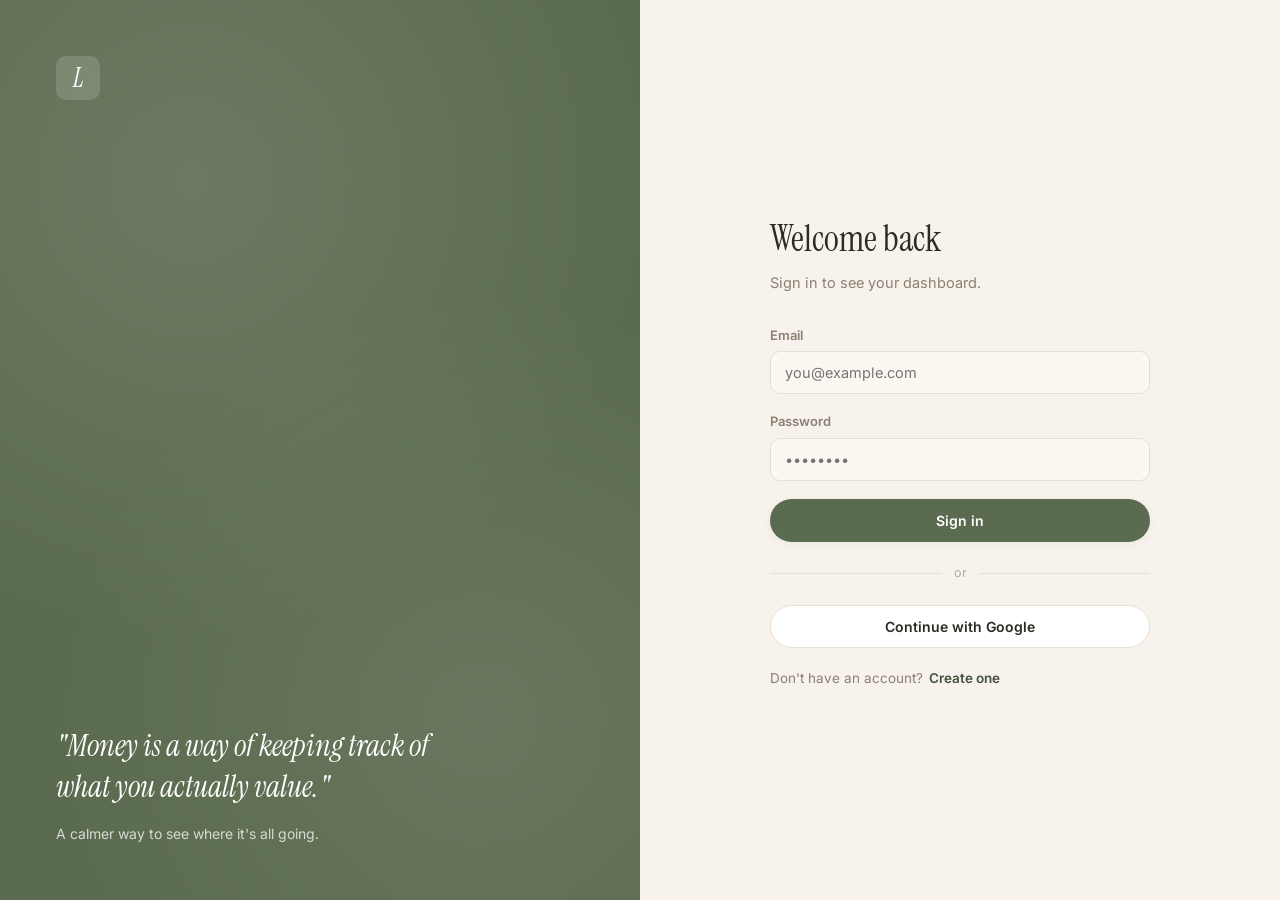
<file: Ledger/index.html>
<!DOCTYPE html>
<html lang="en">
<head>
<meta charset="UTF-8">
<meta name="viewport" content="width=device-width, initial-scale=1.0">
<title>Sign in — Ledger</title>
<link rel="stylesheet" href="css/styles.css">
</head>
<body>

<div class="auth-shell">

  <div class="auth-visual">
    <div class="mark">L</div>
    <div>
      <p class="quote">"Money is a way of keeping track of what you actually value."</p>
      <p class="quote-sub">A calmer way to see where it's all going.</p>
    </div>
  </div>

  <div class="auth-form-side">
    <div class="auth-box">
      <h1>Welcome back</h1>
      <p class="sub">Sign in to see your dashboard.</p>

      <form id="loginForm">
        <div class="field">
          <label for="email">Email</label>
          <input type="email" id="email" placeholder="you@example.com" required>
        </div>
        <div class="field">
          <label for="password">Password</label>
          <input type="password" id="password" placeholder="••••••••" required>
        </div>
        <button type="submit" class="btn btn-primary" style="width:100%; justify-content:center; padding:13px;">Sign in</button>
      </form>

      <div class="auth-divider">or</div>

      <button class="btn btn-ghost" style="width:100%; justify-content:center; padding:12px;">Continue with Google</button>

      <p class="auth-toggle">Don't have an account? <a href="#">Create one</a></p>
    </div>
  </div>

</div>

<script>
  // Placeholder auth — Supabase wiring comes next.
  document.getElementById('loginForm').addEventListener('submit', function(e){
    e.preventDefault();
    window.location.href = 'dashboard.html';
  });
</script>

</body>
</html>
</file>
<file: Ledger/css/styles.css>
/* ============================================
   Budget Tracker — Warm Minimal Design System
   ============================================ */

@import url('https://fonts.googleapis.com/css2?family=Instrument+Serif:ital@0;1&family=Inter:wght@400;500;600;700&family=IBM+Plex+Mono:wght@400;500;600&display=swap');

:root {
  /* Color */
  --bg: #F7F2EC;
  --surface: #FFFFFF;
  --surface-alt: #FBF7F1;
  --border: #E8DFD3;
  --border-soft: #EFE8DC;

  --text-primary: #2E2A24;
  --text-secondary: #8A8072;
  --text-tertiary: #B5AC9E;

  --sage: #5B6B4F;
  --sage-light: #E1E7D9;
  --sage-dark: #45523B;

  --clay: #C98A5E;
  --clay-light: #F2E1CE;
  --clay-dark: #A96F48;

  --expense: #B65C4A;
  --expense-light: #F3DED9;

  --focus-ring: #C98A5E;

  /* Radius */
  --radius-lg: 24px;
  --radius-md: 16px;
  --radius-sm: 10px;
  --radius-pill: 999px;

  /* Shadow */
  --shadow-sm: 0 2px 8px rgba(46, 42, 36, 0.05);
  --shadow-md: 0 8px 24px rgba(46, 42, 36, 0.07);
  --shadow-lg: 0 16px 40px rgba(46, 42, 36, 0.10);

  /* Type */
  --font-display: 'Instrument Serif', Georgia, serif;
  --font-body: 'Inter', -apple-system, sans-serif;
  --font-mono: 'IBM Plex Mono', monospace;
}

* { box-sizing: border-box; margin: 0; padding: 0; }

html { -webkit-font-smoothing: antialiased; }

body {
  font-family: var(--font-body);
  background: var(--bg);
  color: var(--text-primary);
  min-height: 100vh;
  line-height: 1.5;
}

a { color: inherit; text-decoration: none; }
button { font-family: inherit; cursor: pointer; }
input, select, textarea { font-family: inherit; }

:focus-visible {
  outline: 2px solid var(--focus-ring);
  outline-offset: 2px;
  border-radius: 4px;
}

@media (prefers-reduced-motion: reduce) {
  *, *::before, *::after {
    animation-duration: 0.01ms !important;
    transition-duration: 0.01ms !important;
  }
}

/* ---------- App shell ---------- */

.app {
  display: grid;
  grid-template-columns: 240px 1fr;
  min-height: 100vh;
}

/* ---------- Sidebar ---------- */

.sidebar {
  background: var(--surface-alt);
  border-right: 1px solid var(--border-soft);
  padding: 28px 18px;
  display: flex;
  flex-direction: column;
  gap: 32px;
}

.sidebar-brand {
  display: flex;
  align-items: center;
  gap: 10px;
  padding: 0 10px;
}

.sidebar-brand .mark {
  width: 32px;
  height: 32px;
  border-radius: var(--radius-sm);
  background: var(--sage);
  display: flex;
  align-items: center;
  justify-content: center;
  color: #fff;
  font-family: var(--font-display);
  font-size: 20px;
  font-style: italic;
  flex-shrink: 0;
}

.sidebar-brand .name {
  font-family: var(--font-display);
  font-style: italic;
  font-size: 22px;
}

.sidebar-nav {
  display: flex;
  flex-direction: column;
  gap: 4px;
}

.nav-item {
  display: flex;
  align-items: center;
  gap: 12px;
  padding: 11px 14px;
  border-radius: var(--radius-pill);
  color: var(--text-secondary);
  font-size: 14.5px;
  font-weight: 500;
  transition: background 0.15s ease, color 0.15s ease;
}

.nav-item svg { flex-shrink: 0; opacity: 0.75; }

.nav-item:hover {
  background: var(--sage-light);
  color: var(--sage-dark);
}

.nav-item.active {
  background: var(--sage);
  color: #fff;
}

.nav-item.active svg { opacity: 1; }

.sidebar-footer {
  margin-top: auto;
  display: flex;
  align-items: center;
  gap: 10px;
  padding: 12px 10px;
  border-top: 1px solid var(--border-soft);
}

.avatar {
  width: 34px;
  height: 34px;
  border-radius: 50%;
  background: var(--clay-light);
  color: var(--clay-dark);
  display: flex;
  align-items: center;
  justify-content: center;
  font-weight: 600;
  font-size: 13px;
  flex-shrink: 0;
}

.sidebar-footer .who { display: flex; flex-direction: column; }
.sidebar-footer .who .label { font-size: 13px; font-weight: 600; }
.sidebar-footer .who .sub { font-size: 11.5px; color: var(--text-tertiary); }

/* ---------- Main content ---------- */

.main {
  padding: 32px 40px 60px;
  max-width: 1200px;
}

.page-header {
  display: flex;
  align-items: flex-end;
  justify-content: space-between;
  margin-bottom: 28px;
  flex-wrap: wrap;
  gap: 16px;
}

.page-header .eyebrow {
  font-size: 12.5px;
  text-transform: uppercase;
  letter-spacing: 0.08em;
  color: var(--text-tertiary);
  font-weight: 600;
  margin-bottom: 4px;
}

.page-header h1 {
  font-family: var(--font-display);
  font-size: 34px;
  font-weight: 400;
}

/* ---------- Buttons ---------- */

.btn {
  display: inline-flex;
  align-items: center;
  gap: 8px;
  padding: 11px 20px;
  border-radius: var(--radius-pill);
  font-size: 14px;
  font-weight: 600;
  border: none;
  transition: transform 0.12s ease, box-shadow 0.12s ease, background 0.12s ease;
}

.btn-primary {
  background: var(--sage);
  color: #fff;
  box-shadow: var(--shadow-sm);
}
.btn-primary:hover { background: var(--sage-dark); box-shadow: var(--shadow-md); }

.btn-clay {
  background: var(--clay);
  color: #fff;
}
.btn-clay:hover { background: var(--clay-dark); }

.btn-ghost {
  background: var(--surface);
  color: var(--text-primary);
  border: 1px solid var(--border);
}
.btn-ghost:hover { border-color: var(--sage); color: var(--sage-dark); }

.btn-icon {
  width: 38px;
  height: 38px;
  padding: 0;
  border-radius: 50%;
  background: var(--surface);
  border: 1px solid var(--border);
  display: inline-flex;
  align-items: center;
  justify-content: center;
}
.btn-icon:hover { border-color: var(--sage); }

/* ---------- Cards ---------- */

.card {
  background: var(--surface);
  border-radius: var(--radius-lg);
  border: 1px solid var(--border-soft);
  box-shadow: var(--shadow-sm);
  padding: 24px;
}

.card-label {
  font-size: 12.5px;
  text-transform: uppercase;
  letter-spacing: 0.06em;
  color: var(--text-tertiary);
  font-weight: 600;
  margin-bottom: 8px;
}

/* ---------- Grid helpers ---------- */

.grid-3 { display: grid; grid-template-columns: repeat(3, 1fr); gap: 20px; }
.grid-2 { display: grid; grid-template-columns: 1.5fr 1fr; gap: 20px; }

/* ---------- KPI hero ---------- */

.hero-balance {
  display: flex;
  align-items: center;
  justify-content: space-between;
  flex-wrap: wrap;
  gap: 24px;
}

.hero-balance .amount {
  font-family: var(--font-display);
  font-size: 56px;
  line-height: 1;
}

.hero-balance .amount .cents { font-size: 32px; color: var(--text-tertiary); }

.pill-stat {
  display: inline-flex;
  align-items: center;
  gap: 6px;
  padding: 6px 12px;
  border-radius: var(--radius-pill);
  font-size: 13px;
  font-weight: 600;
  font-family: var(--font-mono);
}

.pill-stat.up { background: var(--sage-light); color: var(--sage-dark); }
.pill-stat.down { background: var(--expense-light); color: var(--expense); }

.amount-mono { font-family: var(--font-mono); }

/* ---------- Category rings (signature element) ---------- */

.ring-grid {
  display: grid;
  grid-template-columns: repeat(auto-fit, minmax(120px, 1fr));
  gap: 18px;
}

.ring-item {
  display: flex;
  flex-direction: column;
  align-items: center;
  gap: 10px;
  text-align: center;
}

.ring-svg { transform: rotate(-90deg); }

.ring-track { fill: none; stroke: var(--border-soft); stroke-width: 8; }
.ring-progress {
  fill: none;
  stroke-width: 8;
  stroke-linecap: round;
  transition: stroke-dashoffset 0.6s ease;
}

.ring-center {
  transform: rotate(90deg);
}

.ring-label { font-size: 13px; font-weight: 600; }
.ring-sub { font-size: 11.5px; color: var(--text-tertiary); font-family: var(--font-mono); }

/* ---------- Trend chart ---------- */

.trend-chart { width: 100%; height: auto; }
.trend-line { fill: none; stroke: var(--sage); stroke-width: 2.5; stroke-linecap: round; stroke-linejoin: round; }
.trend-fill { fill: url(#trendGradient); opacity: 0.5; }
.trend-dot { fill: var(--surface); stroke: var(--sage); stroke-width: 2.5; }
.trend-grid-line { stroke: var(--border-soft); stroke-width: 1; }
.trend-axis-label { font-family: var(--font-mono); font-size: 10.5px; fill: var(--text-tertiary); }

/* ---------- Tables / transaction rows ---------- */

.tx-list { display: flex; flex-direction: column; }

.tx-row {
  display: grid;
  grid-template-columns: 40px 1fr auto auto 32px;
  align-items: center;
  gap: 16px;
  padding: 14px 8px;
  border-bottom: 1px solid var(--border-soft);
  transition: background 0.12s ease;
}
.tx-row:last-child { border-bottom: none; }
.tx-row:hover { background: var(--surface-alt); border-radius: var(--radius-sm); }

.tx-icon {
  width: 40px;
  height: 40px;
  border-radius: var(--radius-sm);
  display: flex;
  align-items: center;
  justify-content: center;
  font-size: 16px;
}

.tx-info .tx-title { font-size: 14.5px; font-weight: 600; }
.tx-info .tx-meta { font-size: 12px; color: var(--text-tertiary); margin-top: 2px; }

.tx-category-tag {
  font-size: 11.5px;
  font-weight: 600;
  padding: 4px 10px;
  border-radius: var(--radius-pill);
  white-space: nowrap;
}

.tx-amount { font-family: var(--font-mono); font-weight: 600; font-size: 14.5px; text-align: right; white-space: nowrap; }
.tx-amount.expense { color: var(--expense); }
.tx-amount.income { color: var(--sage-dark); }

/* ---------- Forms ---------- */

.field { display: flex; flex-direction: column; gap: 6px; margin-bottom: 18px; }
.field label { font-size: 13px; font-weight: 600; color: var(--text-secondary); }

.field input, .field select, .field textarea {
  padding: 12px 14px;
  border-radius: var(--radius-sm);
  border: 1px solid var(--border);
  background: var(--surface-alt);
  font-size: 14.5px;
  color: var(--text-primary);
  transition: border-color 0.12s ease, background 0.12s ease;
}

.field input:focus, .field select:focus, .field textarea:focus {
  border-color: var(--sage);
  background: var(--surface);
  outline: none;
}

/* ---------- Auth page ---------- */

.auth-shell {
  min-height: 100vh;
  display: grid;
  grid-template-columns: 1fr 1fr;
}

.auth-visual {
  background: var(--sage);
  background-image: radial-gradient(circle at 30% 20%, rgba(255,255,255,0.10), transparent 55%),
                     radial-gradient(circle at 75% 80%, rgba(255,255,255,0.08), transparent 50%);
  color: #fff;
  padding: 56px;
  display: flex;
  flex-direction: column;
  justify-content: space-between;
}

.auth-visual .mark {
  width: 44px; height: 44px;
  border-radius: var(--radius-sm);
  background: rgba(255,255,255,0.15);
  display: flex; align-items: center; justify-content: center;
  font-family: var(--font-display); font-style: italic; font-size: 26px;
}

.auth-visual .quote {
  font-family: var(--font-display);
  font-style: italic;
  font-size: 30px;
  line-height: 1.35;
  max-width: 420px;
}

.auth-visual .quote-sub {
  font-family: var(--font-body);
  font-style: normal;
  font-size: 14px;
  color: rgba(255,255,255,0.75);
  margin-top: 16px;
}

.auth-form-side {
  display: flex;
  align-items: center;
  justify-content: center;
  padding: 40px;
}

.auth-box { width: 100%; max-width: 380px; }
.auth-box h1 { font-family: var(--font-display); font-size: 36px; font-weight: 400; margin-bottom: 6px; }
.auth-box .sub { color: var(--text-secondary); font-size: 14.5px; margin-bottom: 32px; }

.auth-toggle {
  display: flex; gap: 6px; margin-top: 20px;
  font-size: 13.5px; color: var(--text-secondary);
}
.auth-toggle a { color: var(--sage-dark); font-weight: 600; }

.auth-divider {
  display: flex; align-items: center; gap: 12px;
  margin: 22px 0; color: var(--text-tertiary); font-size: 12.5px;
}
.auth-divider::before, .auth-divider::after {
  content: ''; flex: 1; height: 1px; background: var(--border);
}

/* ---------- Advisor / chat ---------- */

.advisor-layout {
  display: grid;
  grid-template-columns: 1fr 280px;
  gap: 20px;
  height: calc(100vh - 160px);
}

.chat-panel {
  display: flex;
  flex-direction: column;
  overflow: hidden;
}

.chat-scroll {
  flex: 1;
  overflow-y: auto;
  display: flex;
  flex-direction: column;
  gap: 16px;
  padding: 4px 4px 12px;
}

.msg { display: flex; gap: 12px; max-width: 78%; }
.msg.user { align-self: flex-end; flex-direction: row-reverse; }

.msg-avatar {
  width: 30px; height: 30px; border-radius: 50%;
  flex-shrink: 0;
  display: flex; align-items: center; justify-content: center;
  font-size: 13px; font-weight: 600;
}
.msg.assistant .msg-avatar { background: var(--sage); color: #fff; }
.msg.user .msg-avatar { background: var(--clay-light); color: var(--clay-dark); }

.msg-bubble {
  padding: 13px 16px;
  border-radius: var(--radius-md);
  font-size: 14.5px;
  line-height: 1.55;
}
.msg.assistant .msg-bubble { background: var(--surface-alt); border: 1px solid var(--border-soft); border-top-left-radius: 4px; }
.msg.user .msg-bubble { background: var(--sage); color: #fff; border-top-right-radius: 4px; }

.chat-input-row {
  display: flex;
  gap: 10px;
  padding-top: 14px;
  border-top: 1px solid var(--border-soft);
}

.chat-input-row input {
  flex: 1;
  padding: 13px 16px;
  border-radius: var(--radius-pill);
  border: 1px solid var(--border);
  background: var(--surface-alt);
  font-size: 14.5px;
}
.chat-input-row input:focus { border-color: var(--sage); background: var(--surface); outline: none; }

.suggested-q {
  display: block;
  width: 100%;
  text-align: left;
  padding: 11px 14px;
  border-radius: var(--radius-sm);
  border: 1px solid var(--border-soft);
  background: var(--surface-alt);
  font-size: 13px;
  color: var(--text-secondary);
  margin-bottom: 8px;
  transition: border-color 0.12s ease, color 0.12s ease;
}
.suggested-q:hover { border-color: var(--sage); color: var(--sage-dark); }

/* ---------- Settings ---------- */

.settings-section { margin-bottom: 32px; }
.settings-section h2 {
  font-family: var(--font-display);
  font-size: 20px;
  font-weight: 400;
  margin-bottom: 4px;
}
.settings-section .desc { font-size: 13.5px; color: var(--text-secondary); margin-bottom: 16px; }

.category-chip {
  display: inline-flex; align-items: center; gap: 8px;
  padding: 8px 14px 8px 10px;
  border-radius: var(--radius-pill);
  border: 1px solid var(--border);
  background: var(--surface-alt);
  font-size: 13.5px;
  font-weight: 500;
  margin: 0 8px 8px 0;
}
.category-dot { width: 9px; height: 9px; border-radius: 50%; }

/* ---------- Mobile bottom nav ---------- */

.mobile-nav { display: none; }

/* ---------- Responsive ---------- */

@media (max-width: 900px) {
  .app { grid-template-columns: 1fr; }
  .sidebar { display: none; }
  .main { padding: 20px 18px 90px; }
  .grid-3, .grid-2 { grid-template-columns: 1fr; }
  .advisor-layout { grid-template-columns: 1fr; height: auto; }
  .auth-shell { grid-template-columns: 1fr; }
  .auth-visual { display: none; }

  .mobile-nav {
    display: flex;
    position: fixed;
    bottom: 0; left: 0; right: 0;
    background: var(--surface);
    border-top: 1px solid var(--border-soft);
    padding: 10px 6px calc(10px + env(safe-area-inset-bottom));
    justify-content: space-around;
    z-index: 50;
  }
  .mobile-nav a {
    display: flex; flex-direction: column; align-items: center; gap: 4px;
    font-size: 10.5px; color: var(--text-tertiary); font-weight: 600;
    padding: 4px 10px;
  }
  .mobile-nav a.active { color: var(--sage-dark); }
}
</file>
